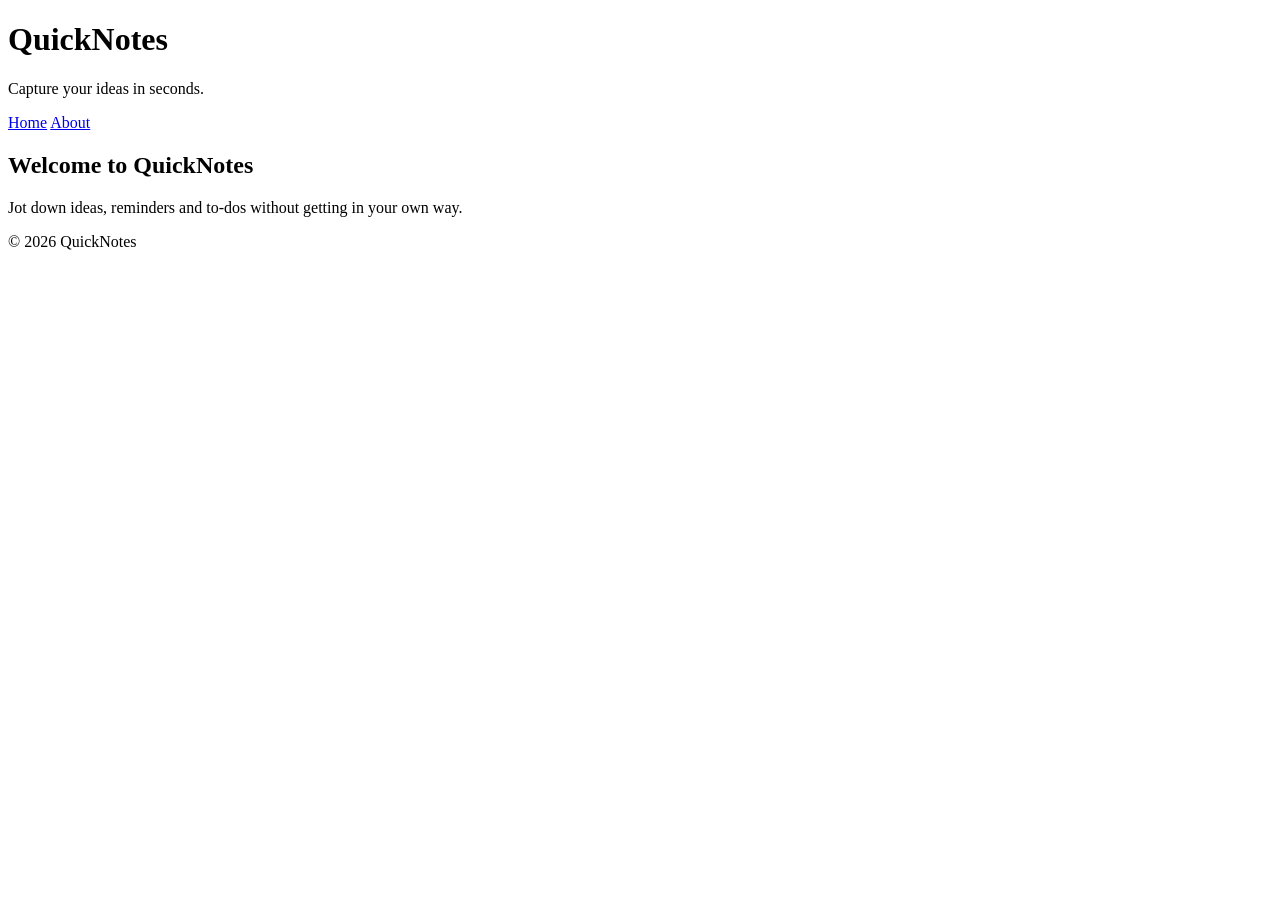
<file: day1/index.html>
<!DOCTYPE html>
<html lang="en">
<head>
  <meta charset="UTF-8">
  <meta name="viewport" content="width=device-width, initial-scale=1">
  <title>QuickNotes</title>
</head>
<body>
  <header>
    <h1>QuickNotes</h1>
    <p>Capture your ideas in seconds.</p>
    <nav>
      <a href="index.html">Home</a>
      <a href="about.html">About</a>
    </nav>
  </header>

  <main>
    <h2>Welcome to QuickNotes</h2>
    <p>Jot down ideas, reminders and to-dos without getting in your own way.</p>
  </main>

  <footer>
    <p>&copy; 2026 QuickNotes</p>
  </footer>
</body>
</html>
</file>
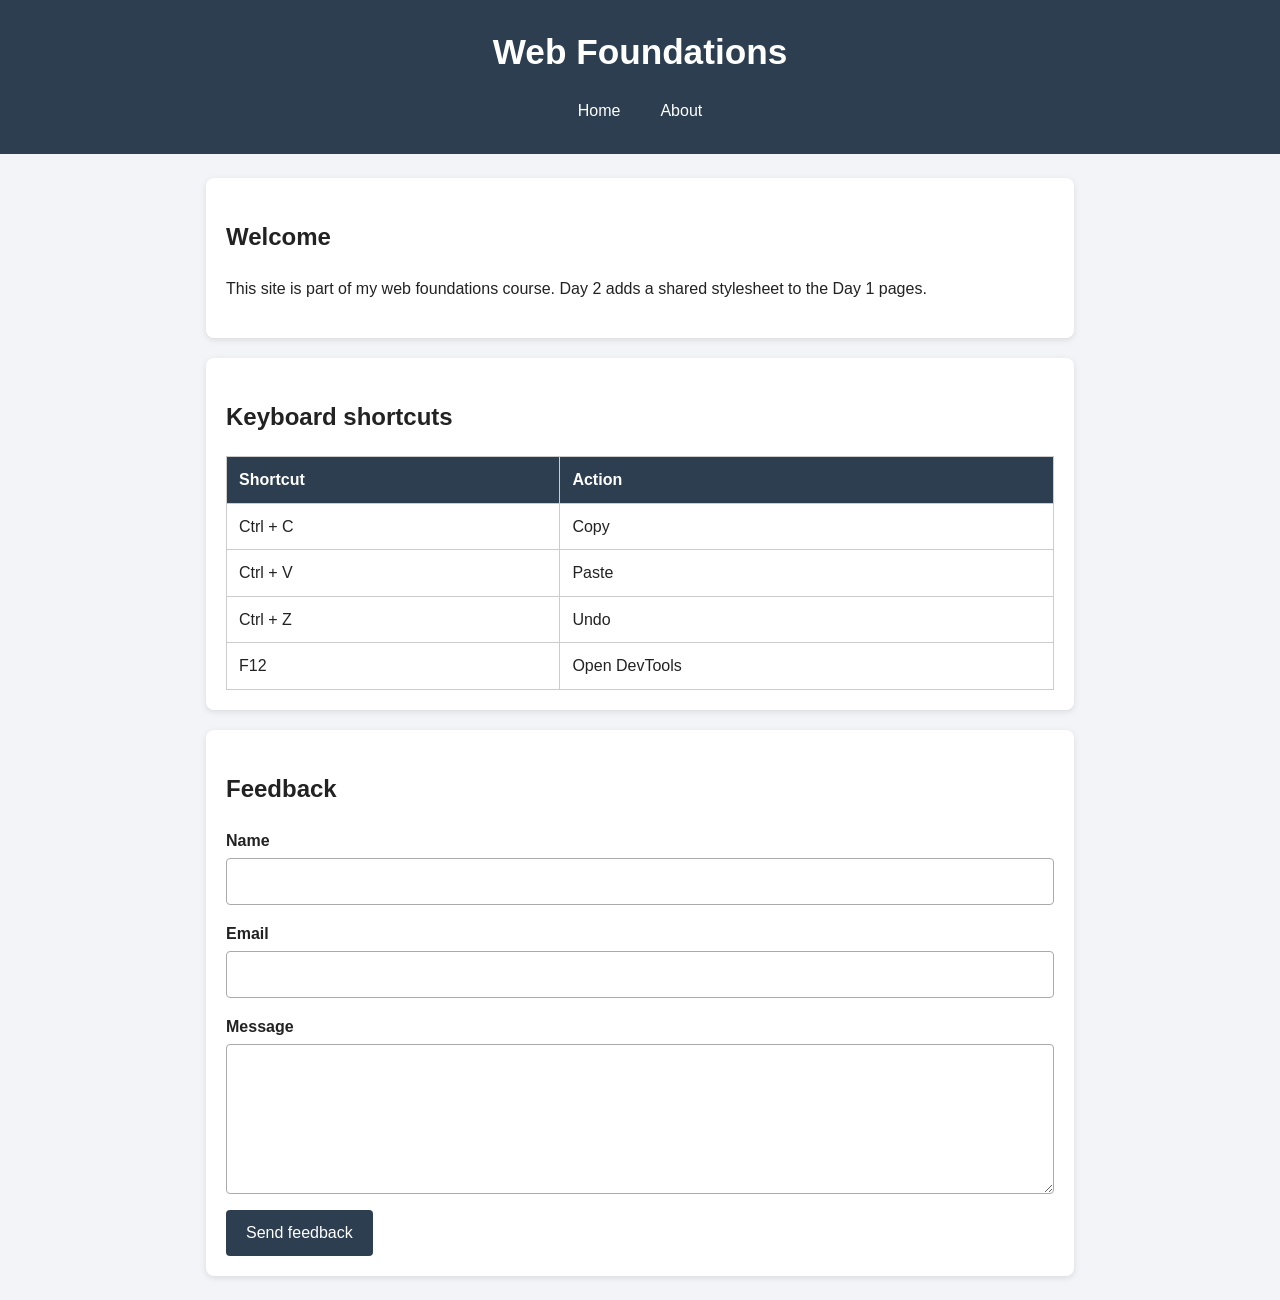
<file: day2/index.html>
<!DOCTYPE html>
<html lang="en">
<head>
  <meta charset="UTF-8">
  <meta name="viewport" content="width=device-width, initial-scale=1.0">
  <title>Web Foundations - Home</title>
  <link rel="stylesheet" href="style.css">
</head>
<body>
  <header>
    <h1>Web Foundations</h1>
    <nav>
      <a href="index.html">Home</a>
      <a href="about.html">About</a>
    </nav>
  </header>

  <main>
    <section>
      <h2>Welcome</h2>
      <p>This site is part of my web foundations course. Day 2 adds a shared stylesheet to the Day 1 pages.</p>
    </section>

    <section>
      <h2>Keyboard shortcuts</h2>
      <table>
        <thead>
          <tr>
            <th>Shortcut</th>
            <th>Action</th>
          </tr>
        </thead>
        <tbody>
          <tr>
            <td>Ctrl + C</td>
            <td>Copy</td>
          </tr>
          <tr>
            <td>Ctrl + V</td>
            <td>Paste</td>
          </tr>
          <tr>
            <td>Ctrl + Z</td>
            <td>Undo</td>
          </tr>
          <tr>
            <td>F12</td>
            <td>Open DevTools</td>
          </tr>
        </tbody>
      </table>
    </section>

    <section>
      <h2>Feedback</h2>
      <form action="#" method="post">
        <label for="name">Name</label>
        <input type="text" id="name" name="name">

        <label for="email">Email</label>
        <input type="email" id="email" name="email">

        <label for="message">Message</label>
        <textarea id="message" name="message" rows="5"></textarea>

        <button type="submit">Send feedback</button>
      </form>
    </section>
  </main>
</body>
</html>
</file>
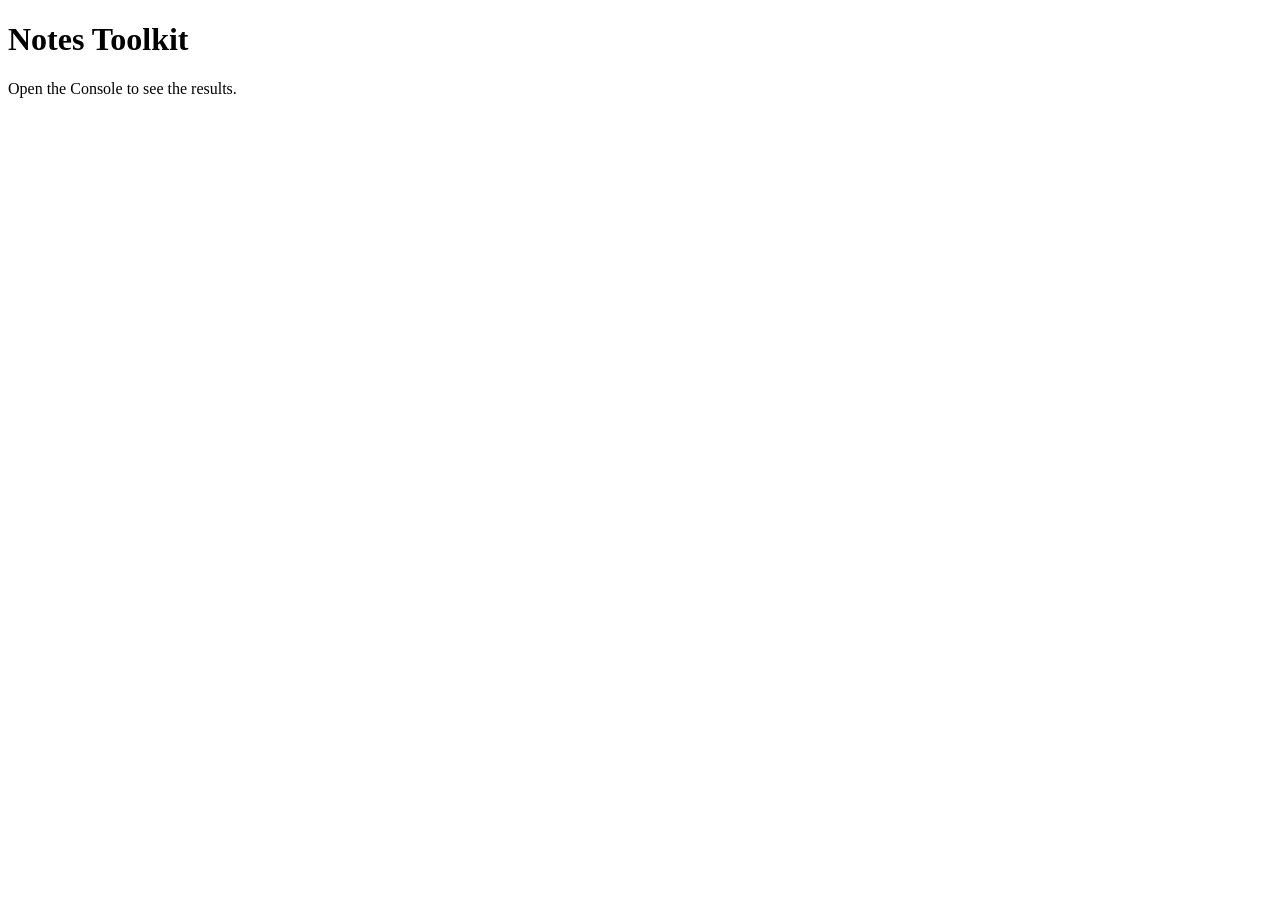
<file: day3/index.html>
<!DOCTYPE html>
<html lang="en">
<head>
  <meta charset="UTF-8">
  <meta name="viewport" content="width=device-width, initial-scale=1.0">
  <title>Notes Toolkit</title>
  <script src="script.js" defer></script>
</head>
<body>
  <h1>Notes Toolkit</h1>
  <p>Open the Console to see the results.</p>
</body>
</html>
</file>
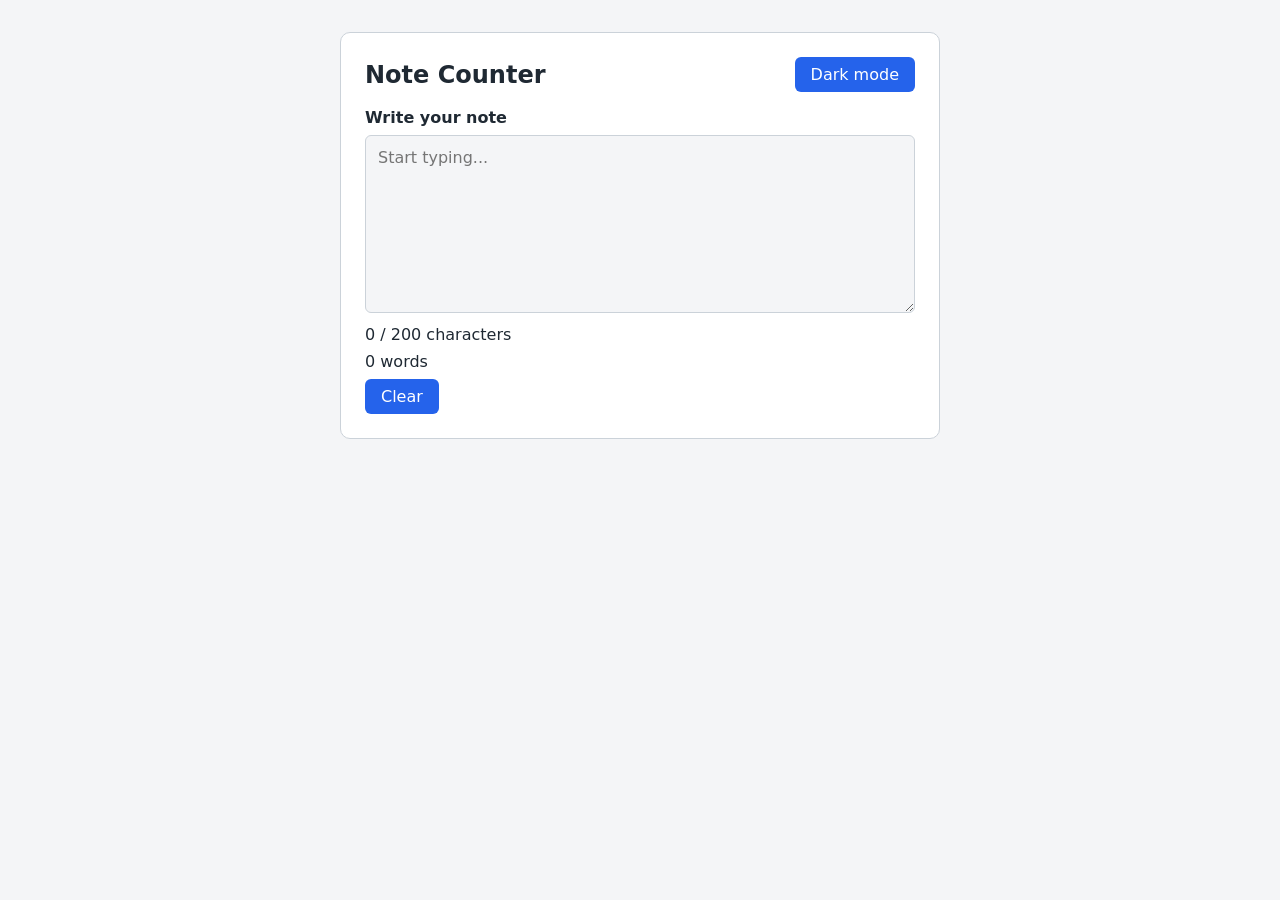
<file: day4/index.html>
<!DOCTYPE html>
<html lang="en">
<head>
  <meta charset="UTF-8">
  <meta name="viewport" content="width=device-width, initial-scale=1">
  <title>Day 4 - Note Counter</title>
  <link rel="stylesheet" href="style.css">
  <script src="script.js" defer></script>
</head>
<body>
  <main class="card">
    <header>
      <h1>Note Counter</h1>
      <button id="theme-toggle" type="button">Dark mode</button>
    </header>

    <label for="note-text">Write your note</label>
    <textarea id="note-text" rows="8" placeholder="Start typing..."></textarea>

    <p id="char-count">0 / 200 characters</p>
    <p id="word-count">0 words</p>

    <button id="clear-btn" type="button">Clear</button>
  </main>
</body>
</html>
</file>
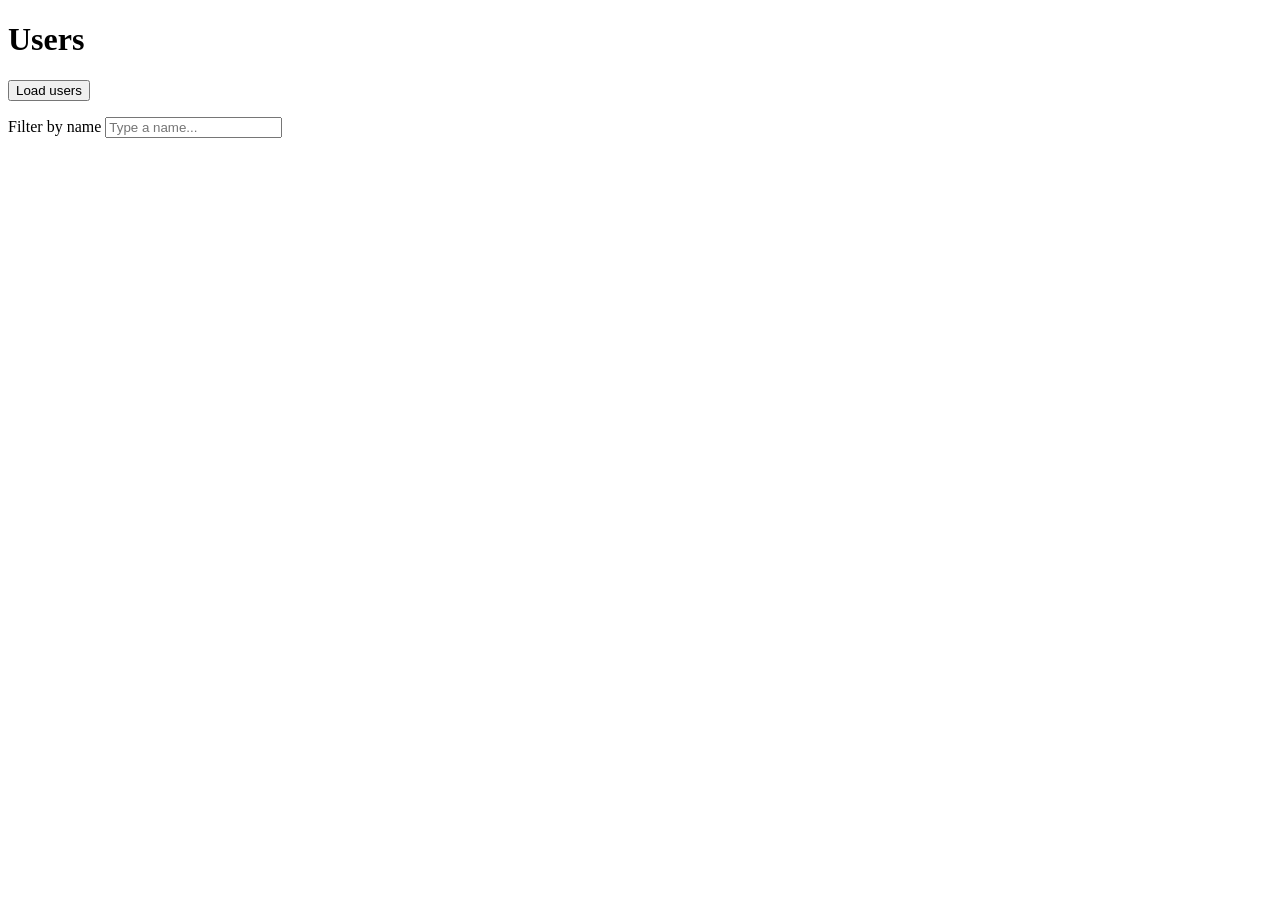
<file: day5/index.html>
<!DOCTYPE html>
<html lang="en">
<head>
  <meta charset="UTF-8">
  <meta name="viewport" content="width=device-width, initial-scale=1">
  <title>Day 5 - Users</title>
  <script src="users.js" defer></script>
</head>
<body>
  <h1>Users</h1>

  <button id="load-users" type="button">Load users</button>

  <p>
    <label for="filter-input">Filter by name</label>
    <input id="filter-input" type="text" placeholder="Type a name...">
  </p>

  <p id="status" role="status" aria-live="polite"></p>

  <ul id="users-list"></ul>
</body>
</html>
</file>
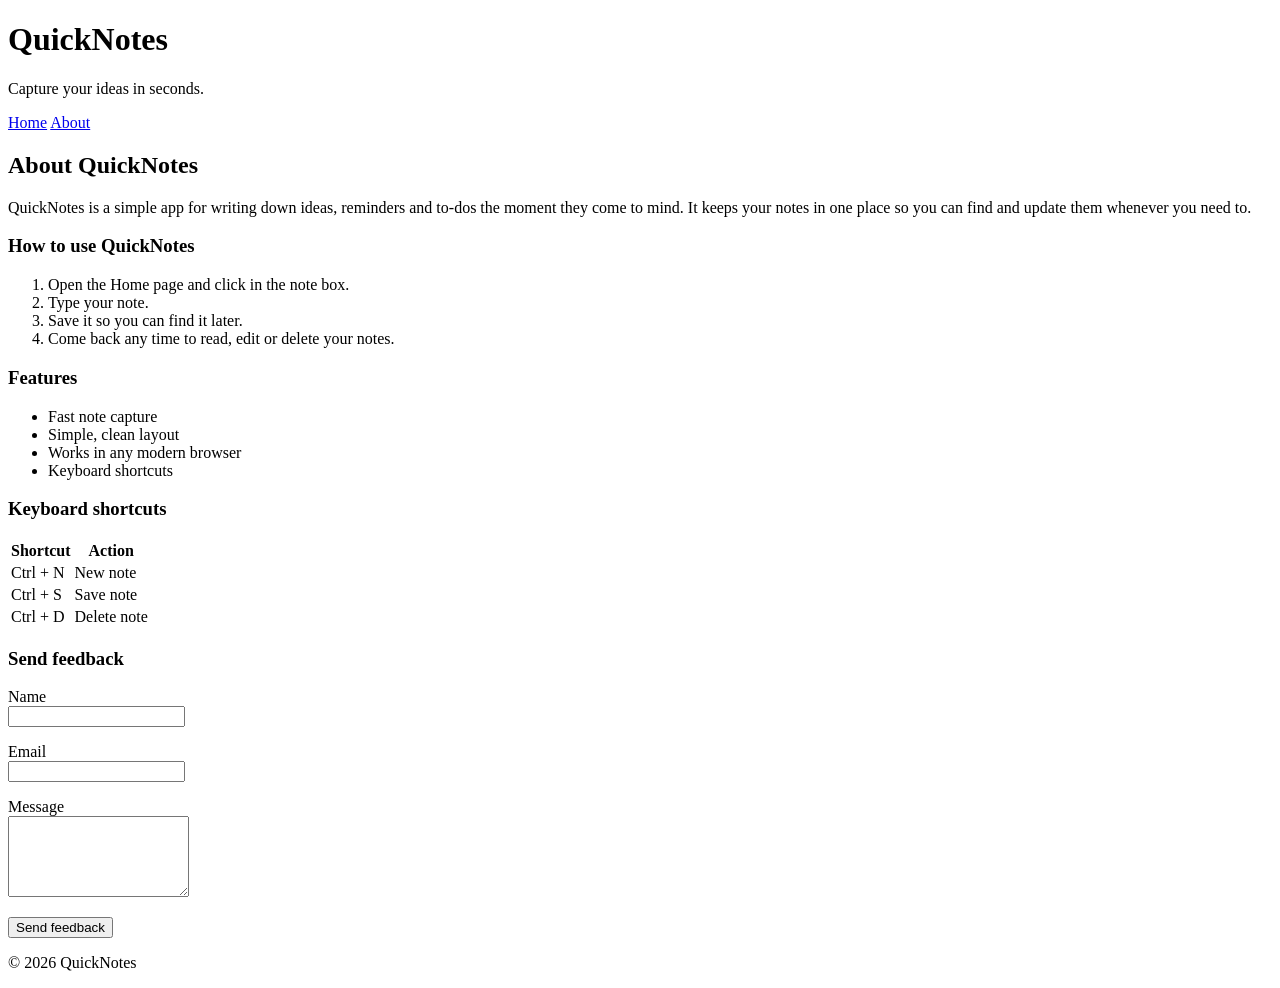
<file: day1/about.html>
<!DOCTYPE html>
<html lang="en">
<head>
  <meta charset="UTF-8">
  <meta name="viewport" content="width=device-width, initial-scale=1">
  <title>About QuickNotes</title>
</head>
<body>
  <header>
    <h1>QuickNotes</h1>
    <p>Capture your ideas in seconds.</p>
    <nav>
      <a href="index.html">Home</a>
      <a href="about.html">About</a>
    </nav>
  </header>

  <main>
    <h2>About QuickNotes</h2>
    <p>QuickNotes is a simple app for writing down ideas, reminders and to-dos the moment they come to mind. It keeps your notes in one place so you can find and update them whenever you need to.</p>

    <section>
      <h3>How to use QuickNotes</h3>
      <ol>
        <li>Open the Home page and click in the note box.</li>
        <li>Type your note.</li>
        <li>Save it so you can find it later.</li>
        <li>Come back any time to read, edit or delete your notes.</li>
      </ol>
    </section>

    <section>
      <h3>Features</h3>
      <ul>
        <li>Fast note capture</li>
        <li>Simple, clean layout</li>
        <li>Works in any modern browser</li>
        <li>Keyboard shortcuts</li>
      </ul>
    </section>

    <section>
      <h3>Keyboard shortcuts</h3>
      <table>
        <thead>
          <tr>
            <th scope="col">Shortcut</th>
            <th scope="col">Action</th>
          </tr>
        </thead>
        <tbody>
          <tr>
            <td>Ctrl + N</td>
            <td>New note</td>
          </tr>
          <tr>
            <td>Ctrl + S</td>
            <td>Save note</td>
          </tr>
          <tr>
            <td>Ctrl + D</td>
            <td>Delete note</td>
          </tr>
        </tbody>
      </table>
    </section>

    <section>
      <h3>Send feedback</h3>
      <form>
        <p>
          <label for="name">Name</label><br>
          <input type="text" id="name" name="name" required>
        </p>
        <p>
          <label for="email">Email</label><br>
          <input type="email" id="email" name="email" required>
        </p>
        <p>
          <label for="message">Message</label><br>
          <textarea id="message" name="message" rows="5" required></textarea>
        </p>
        <button type="submit">Send feedback</button>
      </form>
    </section>
  </main>

  <footer>
    <p>&copy; 2026 QuickNotes</p>
  </footer>
</body>
</html>
</file>
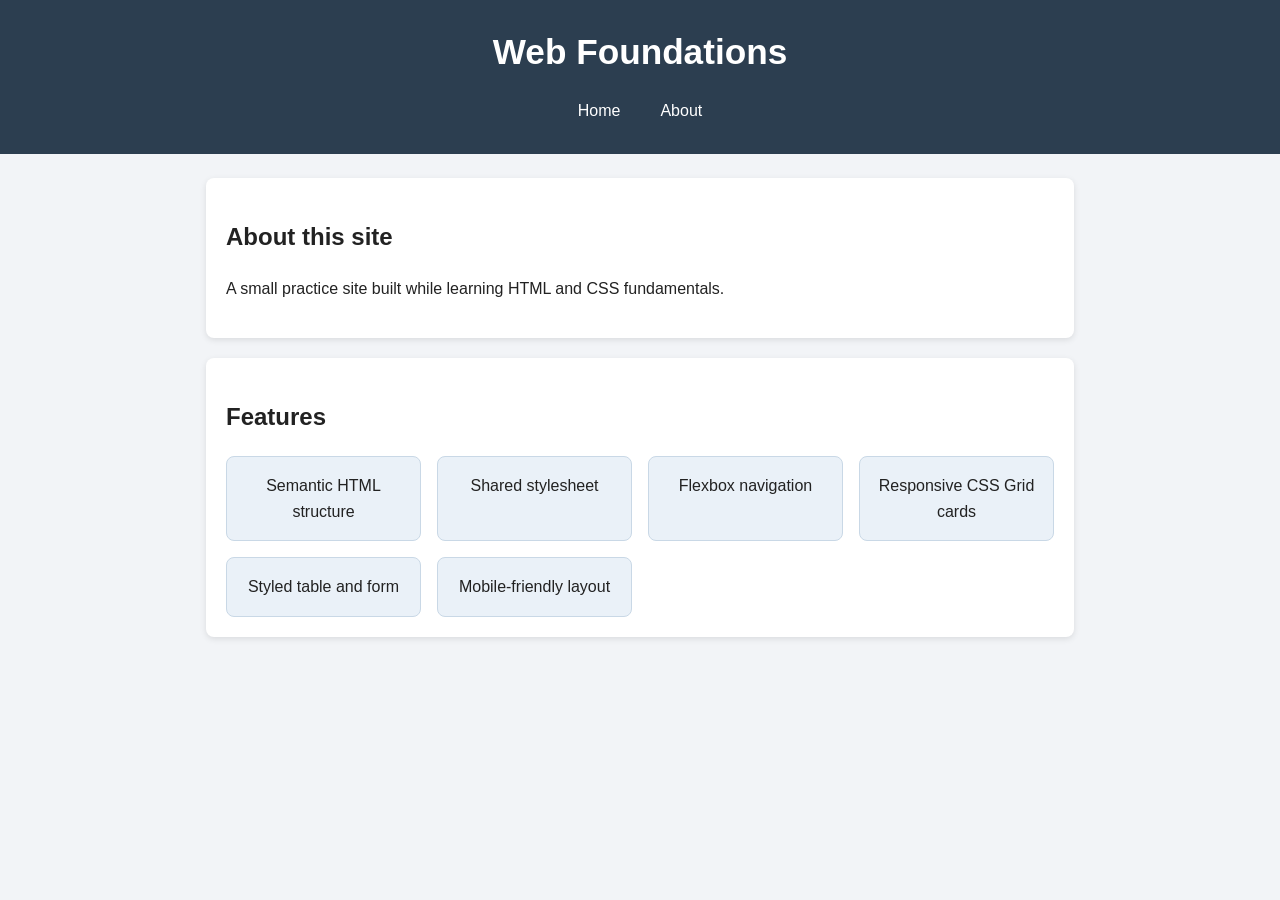
<file: day2/about.html>
<!DOCTYPE html>
<html lang="en">
<head>
  <meta charset="UTF-8">
  <meta name="viewport" content="width=device-width, initial-scale=1.0">
  <title>Web Foundations - About</title>
  <link rel="stylesheet" href="style.css">
</head>
<body>
  <header>
    <h1>Web Foundations</h1>
    <nav>
      <a href="index.html">Home</a>
      <a href="about.html">About</a>
    </nav>
  </header>

  <main>
    <section>
      <h2>About this site</h2>
      <p>A small practice site built while learning HTML and CSS fundamentals.</p>
    </section>

    <section>
      <h2>Features</h2>
      <ul class="features">
        <li>Semantic HTML structure</li>
        <li>Shared stylesheet</li>
        <li>Flexbox navigation</li>
        <li>Responsive CSS Grid cards</li>
        <li>Styled table and form</li>
        <li>Mobile-friendly layout</li>
      </ul>
    </section>
  </main>
</body>
</html>
</file>
<file: day2/style.css>
/* Reset and base styles */
*,
*::before,
*::after {
  box-sizing: border-box;
}

body {
  margin: 0;
  font-family: Arial, Helvetica, sans-serif;
  line-height: 1.6;
  color: #222;
  background-color: #f2f4f7;
}

/* Header */
header {
  background-color: #2c3e50;
  color: #fff;
  padding: 24px 16px;
  text-align: center;
}

header h1 {
  margin: 0 0 12px;
  font-size: 2.2rem;
}

/* Navigation (Flexbox) */
nav {
  display: flex;
  justify-content: center;
  gap: 16px;
}

nav a {
  color: #fff;
  text-decoration: none;
  padding: 6px 12px;
  border-radius: 4px;
  transition: background-color 0.3s ease, color 0.3s ease;
}

nav a:hover,
nav a:focus {
  background-color: #fff;
  color: #2c3e50;
}

/* Main content */
main {
  max-width: 900px;
  margin: 24px auto;
  padding: 0 16px;
}

section {
  background-color: #fff;
  padding: 20px;
  margin-bottom: 20px;
  border-radius: 8px;
  box-shadow: 0 2px 6px rgba(0, 0, 0, 0.1);
}

/* Features list as responsive grid cards */
.features {
  list-style: none;
  margin: 0;
  padding: 0;
  display: grid;
  grid-template-columns: repeat(auto-fit, minmax(180px, 1fr));
  gap: 16px;
}

.features li {
  background-color: #eaf1f8;
  border: 1px solid #c9d8e6;
  border-radius: 8px;
  padding: 16px;
  text-align: center;
}

/* Shortcuts table */
table {
  width: 100%;
  border-collapse: collapse;
}

th,
td {
  border: 1px solid #ccc;
  padding: 10px 12px;
  text-align: left;
}

th {
  background-color: #2c3e50;
  color: #fff;
}

/* Feedback form: fields stacked vertically, full width */
form label {
  display: block;
  margin-bottom: 4px;
  font-weight: bold;
}

form input,
form textarea {
  display: block;
  width: 100%;
  padding: 10px;
  margin-bottom: 16px;
  border: 1px solid #aaa;
  border-radius: 4px;
  font: inherit;
}

form input:focus,
form textarea:focus {
  outline: 2px solid #2c3e50;
  border-color: #2c3e50;
}

/* Buttons with hover transition */
button {
  background-color: #2c3e50;
  color: #fff;
  border: none;
  padding: 10px 20px;
  border-radius: 4px;
  font: inherit;
  cursor: pointer;
  transition: background-color 0.3s ease, transform 0.2s ease;
}

button:hover {
  background-color: #1abc9c;
  transform: translateY(-2px);
}

/* Small screens */
@media (max-width: 600px) {
  header {
    padding: 12px 8px;
  }

  header h1 {
    font-size: 1.4rem;
  }

  section {
    padding: 14px;
  }
}
</file>
<file: day4/style.css>
:root {
  --bg: #f4f5f7;
  --card-bg: #ffffff;
  --text: #1f2933;
  --border: #cbd2d9;
  --accent: #2563eb;
  --accent-text: #ffffff;
}

body.dark {
  --bg: #121417;
  --card-bg: #1e2227;
  --text: #e4e7eb;
  --border: #3e4650;
  --accent: #60a5fa;
  --accent-text: #0b0d10;
}

* { box-sizing: border-box; }

body {
  margin: 0;
  min-height: 100vh;
  display: flex;
  justify-content: center;
  align-items: flex-start;
  padding: 2rem 1rem;
  font-family: system-ui, sans-serif;
  background: var(--bg);
  color: var(--text);
  transition: background 0.2s, color 0.2s;
}

.card {
  width: 100%;
  max-width: 600px;
  background: var(--card-bg);
  border: 1px solid var(--border);
  border-radius: 10px;
  padding: 1.5rem;
}

header {
  display: flex;
  justify-content: space-between;
  align-items: center;
  margin-bottom: 1rem;
}

h1 { margin: 0; font-size: 1.5rem; }

label { display: block; margin-bottom: 0.5rem; font-weight: 600; }

textarea {
  width: 100%;
  padding: 0.75rem;
  font: inherit;
  color: var(--text);
  background: var(--bg);
  border: 1px solid var(--border);
  border-radius: 6px;
  resize: vertical;
}

button {
  padding: 0.5rem 1rem;
  font: inherit;
  color: var(--accent-text);
  background: var(--accent);
  border: none;
  border-radius: 6px;
  cursor: pointer;
}

button:hover { opacity: 0.9; }

#char-count, #word-count { margin: 0.5rem 0; }

.warning { color: orange; }

.over { color: red; font-weight: bold; }
</file>
